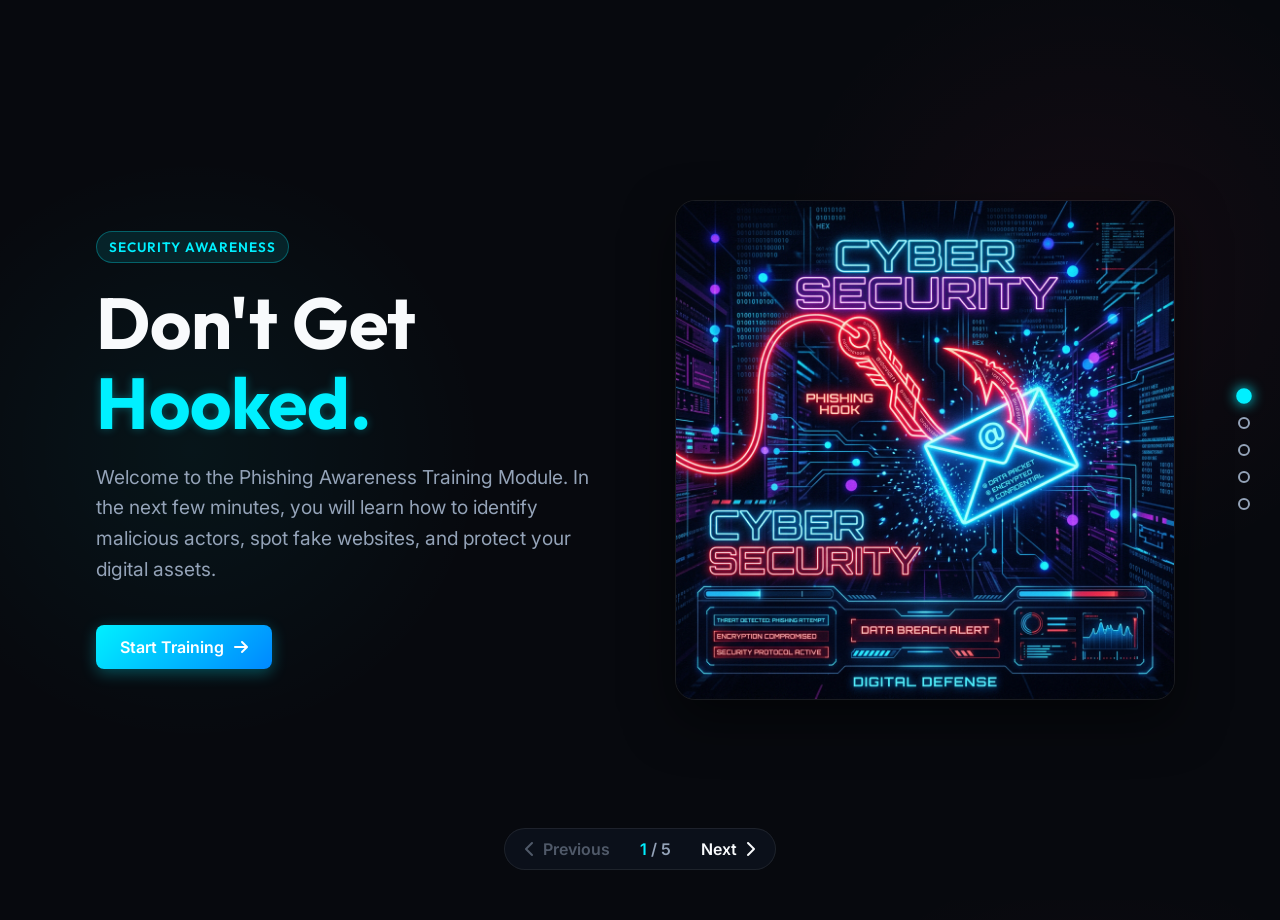
<file: Task 2/index.html>
<!DOCTYPE html>
<html lang="en">
<head>
    <meta charset="UTF-8">
    <meta name="viewport" content="width=device-width, initial-scale=1.0">
    <title>Phishing Awareness Training</title>
    <link rel="stylesheet" href="styles.css">
    <link rel="preconnect" href="https://fonts.googleapis.com">
    <link rel="preconnect" href="https://fonts.gstatic.com" crossorigin>
    <link href="https://fonts.googleapis.com/css2?family=Inter:wght@300;400;500;600&family=Outfit:wght@400;600;700&display=swap" rel="stylesheet">
    <link rel="stylesheet" href="https://cdnjs.cloudflare.com/ajax/libs/font-awesome/6.4.0/css/all.min.css">
</head>
<body>
    
    <div class="app-container">
        <!-- Floating Navigation -->
        <nav class="slide-nav">
            <button class="nav-dot active" data-index="0" title="Introduction"></button>
            <button class="nav-dot" data-index="1" title="Anatomy of Phishing"></button>
            <button class="nav-dot" data-index="2" title="Social Engineering"></button>
            <button class="nav-dot" data-index="3" title="Best Practices"></button>
            <button class="nav-dot" data-index="4" title="Interactive Quiz"></button>
        </nav>

        <!-- Main Slides Container -->
        <main class="slides-container">
            
            <!-- Slide 0: Introduction -->
            <section class="slide active" id="slide-0">
                <div class="content-wrapper hero-slide">
                    <div class="hero-text">
                        <div class="badge">Security Awareness</div>
                        <h1>Don't Get <span class="highlight-cyan">Hooked.</span></h1>
                        <p>Welcome to the Phishing Awareness Training Module. In the next few minutes, you will learn how to identify malicious actors, spot fake websites, and protect your digital assets.</p>
                        <button class="btn-primary" onclick="nextSlide()">Start Training <i class="fa-solid fa-arrow-right"></i></button>
                    </div>
                    <div class="hero-image-wrapper">
                        <img src="assets/hero.png" alt="Cyber Phishing Hook" class="floating-img" />
                    </div>
                </div>
            </section>

            <!-- Slide 1: Anatomy of Phishing -->
            <section class="slide" id="slide-1">
                <div class="content-wrapper anatomy-slide">
                    <div class="text-col">
                        <h2>Anatomy of a <span class="highlight-red">Fake Email</span></h2>
                        <p>Hover over the highlighted areas in the email to reveal common red flags that attackers use to trick you.</p>
                        
                        <div class="info-card" id="anatomy-info">
                            <i class="fa-solid fa-circle-info"></i>
                            <p>Interact with the email on the right to learn more.</p>
                        </div>
                    </div>
                    <div class="visual-col">
                        <div class="fake-email">
                            <div class="email-header">
                                <div class="sender">
                                    <span class="label">From:</span> 
                                    <span>IT Support <span class="spoof hoverable" data-info="Check the sender address carefully! Notice how 'support@paepal.com' uses a typo to look like the real PayPal.">support@paepal.com</span></span>
                                </div>
                                <div class="subject">
                                    <span class="label">Subject:</span> 
                                    <span class="urgent hoverable" data-info="Attackers often create a false sense of urgency so you act quickly without thinking.">URGENT: Your account will be suspended!</span>
                                </div>
                            </div>
                            <div class="email-body">
                                <p>Dear <span class="hoverable generic" data-info="Legitimate organizations usually greet you by name. Phishers often use generic greetings like 'Dear Customer'.">Customer</span>,</p>
                                <p>We have detected unusual activity on your account. Please log in immediately to verify your identity, otherwise your account will be permanently locked.</p>
                                <a href="#" class="btn-fake hoverable" data-info="Always hover over buttons or links without clicking! The destination URL might be malicious.">Verify Account Now</a>
                            </div>
                        </div>
                    </div>
                </div>
            </section>

            <!-- Slide 2: Social Engineering -->
            <section class="slide" id="slide-2">
                <div class="content-wrapper centered-slide">
                    <div class="header-center">
                        <h2>Social Engineering <span class="highlight-cyan">Tactics</span></h2>
                        <p>Attackers manipulate human psychology. Recognize these common approaches.</p>
                    </div>
                    
                    <div class="cards-grid">
                        <div class="glass-card">
                            <div class="icon-wrapper"><i class="fa-solid fa-clock"></i></div>
                            <h3>False Urgency</h3>
                            <p>Demanding immediate action to prevent something bad (e.g., account closure) or to gain something good.</p>
                        </div>
                        <div class="glass-card">
                            <div class="icon-wrapper"><i class="fa-solid fa-user-tie"></i></div>
                            <h3>Authority Spoofing</h3>
                            <p>Pretending to be a CEO, IT admin, or government official to command compliance without questions.</p>
                        </div>
                        <div class="glass-card">
                            <div class="icon-wrapper"><i class="fa-solid fa-gift"></i></div>
                            <h3>Baiting</h3>
                            <p>Offering something enticing, such as a free gift card or exclusive access, in exchange for your credentials.</p>
                        </div>
                        <div class="glass-card">
                            <div class="icon-wrapper"><i class="fa-solid fa-building-shield"></i></div>
                            <h3>Spear Phishing</h3>
                            <p>Highly targeted attacks using personal details gathered from social media to make the scam believable.</p>
                        </div>
                    </div>
                </div>
            </section>

            <!-- Slide 3: Best Practices -->
            <section class="slide" id="slide-3">
                <div class="content-wrapper list-slide">
                    <div class="text-col">
                        <h2>How to stay <span class="highlight-cyan">Secure</span></h2>
                        <ul class="best-practices-list">
                            <li>
                                <div class="icon-check"><i class="fa-solid fa-check"></i></div>
                                <div>
                                    <strong>Verify the Source</strong>
                                    <p>Contact the person or organization through a known, trusted channel (like a real phone number) if unsure.</p>
                                </div>
                            </li>
                            <li>
                                <div class="icon-check"><i class="fa-solid fa-check"></i></div>
                                <div>
                                    <strong>Hover before you Click</strong>
                                    <p>Always hover over links to see the actual URL destination at the bottom left of your browser.</p>
                                </div>
                            </li>
                            <li>
                                <div class="icon-check"><i class="fa-solid fa-check"></i></div>
                                <div>
                                    <strong>Enable MFA</strong>
                                    <p>Use Multi-Factor Authentication. Even if they get your password, they still need your second factor.</p>
                                </div>
                            </li>
                            <li>
                                <div class="icon-check"><i class="fa-solid fa-check"></i></div>
                                <div>
                                    <strong>Use a Password Manager</strong>
                                    <p>A password manager typically won't auto-fill your credentials on a fake URL, acting as a great defense.</p>
                                </div>
                            </li>
                        </ul>
                    </div>
                </div>
            </section>

            <!-- Slide 4: Quiz -->
            <section class="slide" id="slide-4">
                <div class="content-wrapper quiz-slide">
                    <div id="quiz-intro" class="quiz-container">
                        <h2>Ready to test your <span class="highlight-cyan">knowledge?</span></h2>
                        <p>Complete this short interactive quiz to finish the module.</p>
                        <button class="btn-primary" onclick="startQuiz()">Begin Quiz</button>
                    </div>

                    <div id="quiz-question" class="quiz-container hidden">
                        <div class="progress-bar">
                            <div class="fill" id="quiz-progress"></div>
                        </div>
                        <h3 id="question-text">Question formatting...</h3>
                        <div class="options-container" id="options-container">
                            <!-- Options will be injected here -->
                        </div>
                        <div id="feedback-message" class="hidden"></div>
                    </div>

                    <div id="quiz-results" class="quiz-container hidden">
                        <h2>Training <span class="highlight-cyan">Completed!</span></h2>
                        <div class="score-display">
                            <span id="score-text">0</span> / <span id="total-text">0</span>
                        </div>
                        <p id="result-message">Great job! You have completed the module.</p>
                        <button class="btn-secondary" onclick="resetQuiz()"><i class="fa-solid fa-rotate-right"></i> Try Again</button>
                    </div>
                </div>
            </section>

        </main>

        <!-- Controls -->
        <div class="bottom-controls">
            <button class="icon-btn" id="btn-prev" onclick="prevSlide()" disabled><i class="fa-solid fa-chevron-left"></i> Previous</button>
            <div class="slide-indicator"><span id="current-slide-num">1</span> / 5</div>
            <button class="icon-btn" id="btn-next" onclick="nextSlide()">Next <i class="fa-solid fa-chevron-right"></i></button>
        </div>
    </div>

    <script src="script.js"></script>
</body>
</html>
</file>
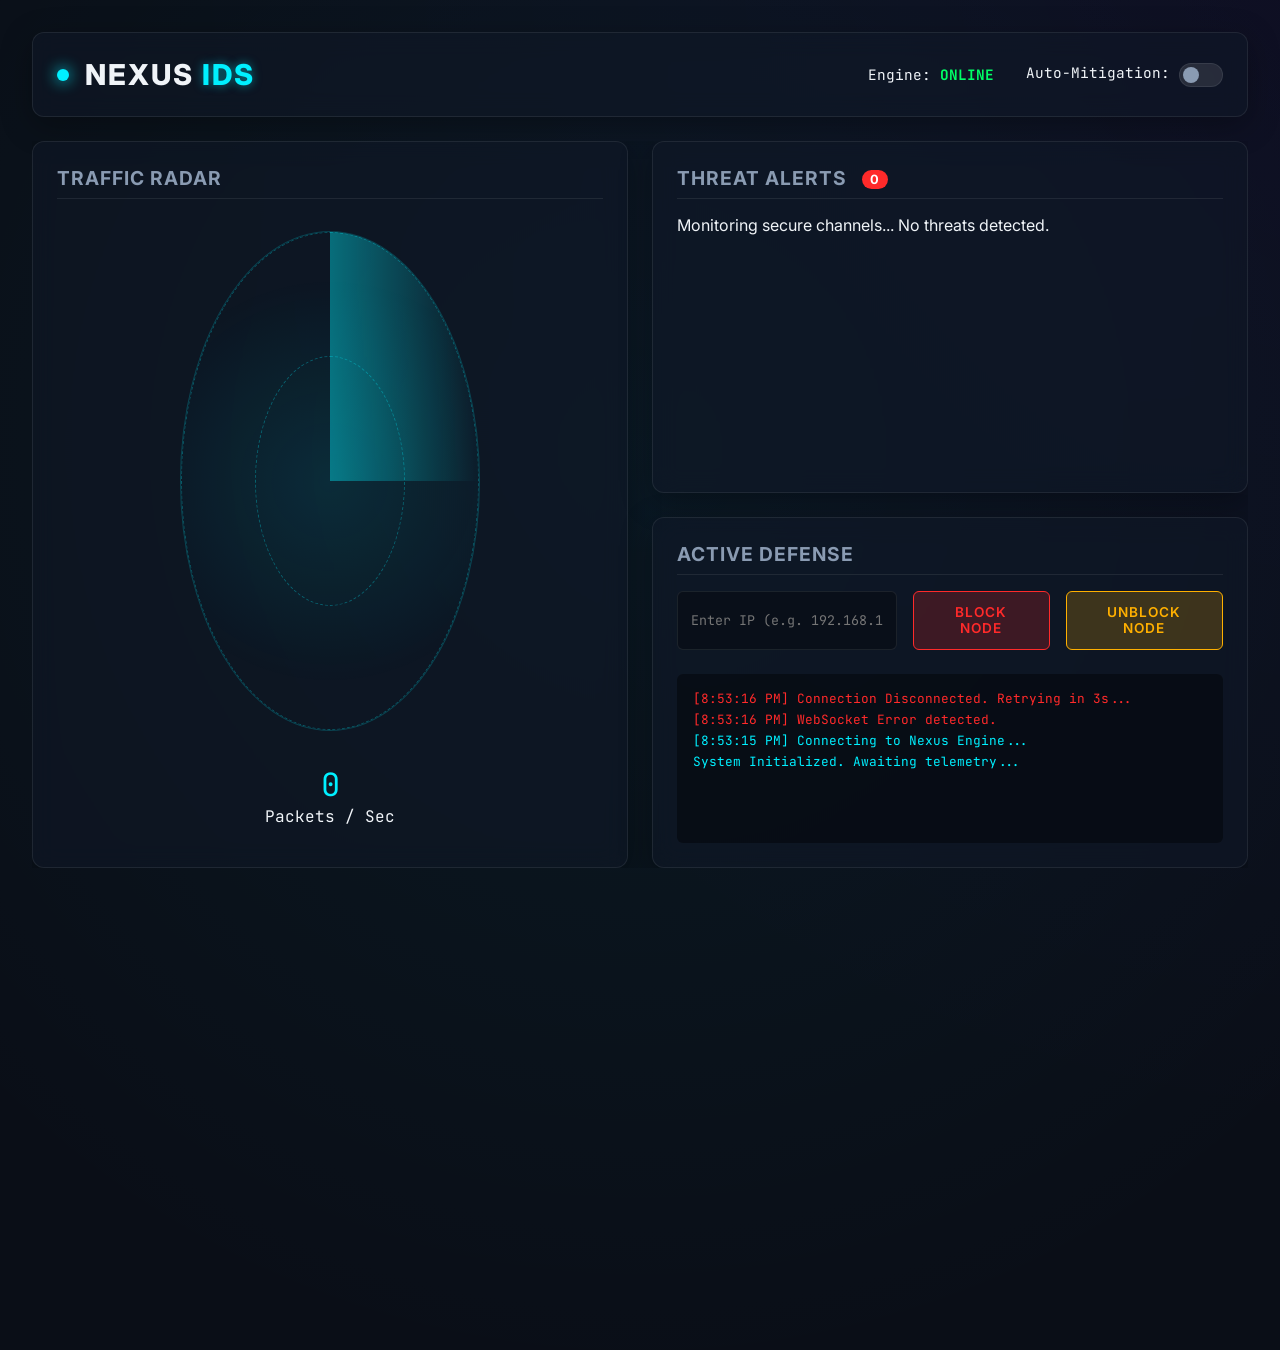
<file: Task 3/frontend/index.html>
<!DOCTYPE html>
<html lang="en">
<head>
    <meta charset="UTF-8">
    <meta name="viewport" content="width=device-width, initial-scale=1.0">
    <title>Nexus Command Center - IDS Module</title>
    <link rel="stylesheet" href="styles.css">
    <link href="https://fonts.googleapis.com/css2?family=Inter:wght@300;400;600;800&family=JetBrains+Mono:wght@400;700&display=swap" rel="stylesheet">
</head>
<body>
    <div id="ambient-bg"></div>
    <div class="container">
        
        <!-- Header -->
        <header class="glass-panel">
            <div class="logo">
                <span class="pulse-dot"></span>
                <h1>NEXUS <span class="highlight">IDS</span></h1>
            </div>
            <div class="system-status">
                <div class="status-item">
                    <span class="label">Engine:</span>
                    <span class="value success">ONLINE</span>
                </div>
                <div class="status-item toggle-container">
                    <span class="label">Auto-Mitigation:</span>
                    <label class="switch">
                        <input type="checkbox" id="autoMitigateToggle">
                        <span class="slider"></span>
                    </label>
                </div>
            </div>
        </header>

        <!-- Main Dashboard -->
        <main class="dashboard">
            
            <!-- Target Radar / Visualization -->
            <section class="glass-panel radar-section">
                <h2>Traffic Radar</h2>
                <div class="radar-container" id="radarContainer">
                    <div class="radar-sweep"></div>
                    <div class="radar-grid"></div>
                    <!-- Nodes will be injected here via JS -->
                </div>
                <div class="metrics">
                    <div class="metric">
                        <span class="metric-val" id="ppsVal">0</span>
                        <span class="metric-lbl">Packets / Sec</span>
                    </div>
                </div>
            </section>

            <!-- Alerts Feed -->
            <section class="glass-panel alerts-section">
                <h2>Threat Alerts <span class="badge" id="alertCount">0</span></h2>
                <div class="alerts-feed" id="alertsFeed">
                    <!-- Alerts injected here -->
                    <div class="alert-placeholder">Monitoring secure channels... No threats detected.</div>
                </div>
            </section>

            <!-- Active Defense / Mitigation Controls -->
            <section class="glass-panel defense-section">
                <h2>Active Defense</h2>
                <div class="manual-block">
                    <input type="text" id="ipInput" placeholder="Enter IP (e.g. 192.168.1.5)">
                    <button id="blockBtn" class="btn danger">Block Node</button>
                    <button id="unblockBtn" class="btn warning">Unblock Node</button>
                </div>
                <div class="system-logs" id="systemLogs">
                    <div class="log-entry sys">System Initialized. Awaiting telemetry...</div>
                </div>
            </section>

        </main>
    </div>
    <script src="app.js"></script>
</body>
</html>
</file>
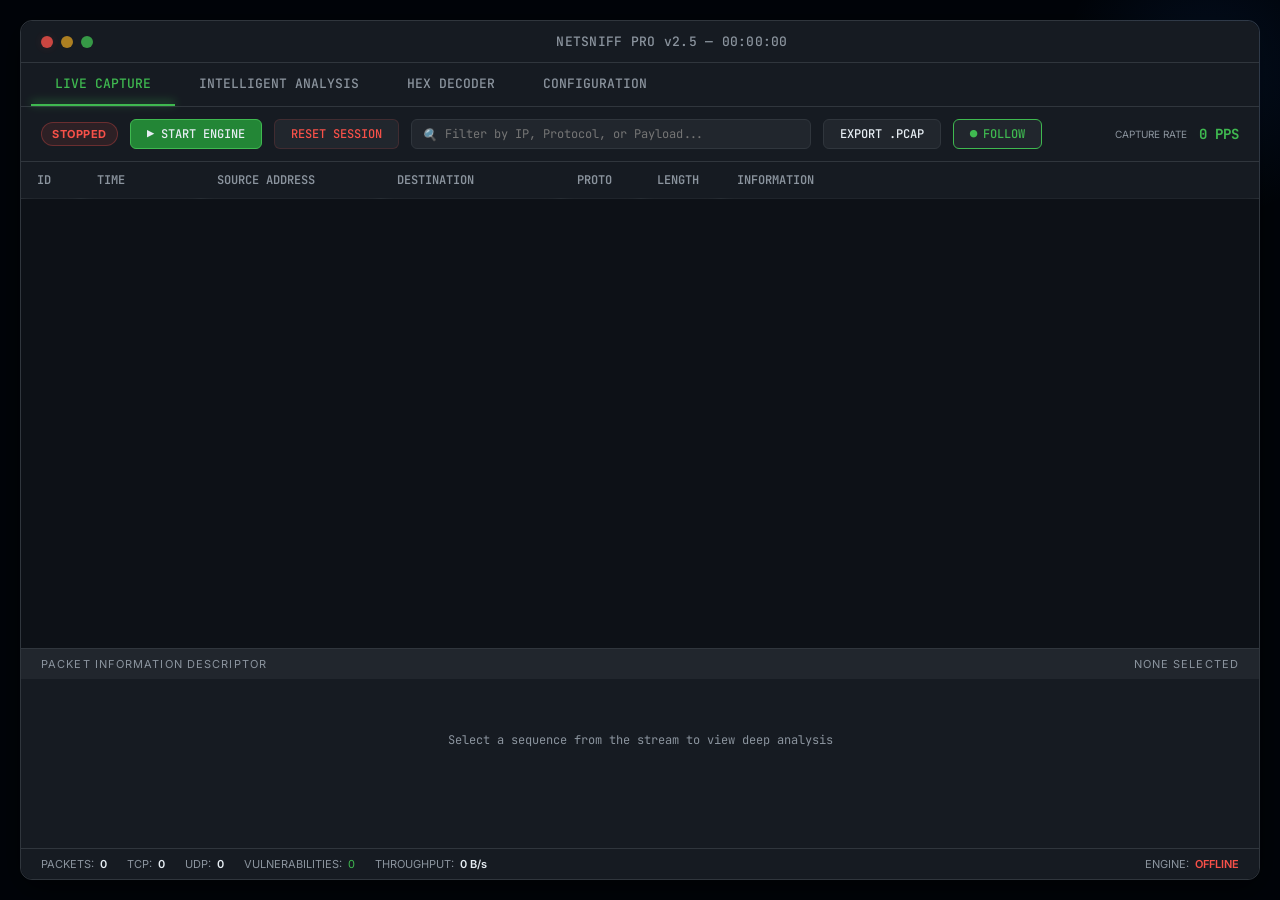
<file: Task 1/netsniff_pro_cli.html>
<!DOCTYPE html>
<html lang="en">
<head>
  <meta charset="UTF-8">
  <meta name="viewport" content="width=device-width, initial-scale=1.0">
  <title>NetSniff Pro v2.5 — Advanced Network Analyzer</title>
  <style>
    @import url('https://fonts.googleapis.com/css2?family=JetBrains+Mono:wght@300;400;500;700&family=Inter:wght@400;500;600&display=swap');

    :root {
      --bg: #0d1117;
      --bg2: #161b22;
      --bg3: #21262d;
      --border: #30363d;
      --green: #3fb950;
      --green-glow: rgba(63, 185, 80, 0.15);
      --green2: #238636;
      --cyan: #58d1eb;
      --amber: #d29922;
      --red: #f85149;
      --red-glow: rgba(248, 81, 73, 0.15);
      --muted: #8b949e;
      --white: #e6edf3;
      --blue: #58a6ff;
      --purple: #d2a8ff;
      --pink: #f78166;
      --shadow: 0 8px 32px rgba(0,0,0,0.6);
      --accent: #1f6feb;
    }

    * { box-sizing: border-box; margin: 0; padding: 0; }
    
    body {
      background: #010409;
      font-family: 'Inter', sans-serif;
      color: var(--white);
      height: 100vh;
      display: flex;
      align-items: center;
      justify-content: center;
      padding: 20px;
      overflow: hidden;
    }

    .app-container {
      width: 100%;
      height: 100%;
      max-width: 1400px;
      max-height: 900px;
      background: var(--bg);
      border: 1px solid var(--border);
      border-radius: 12px;
      display: flex;
      flex-direction: column;
      box-shadow: var(--shadow);
      position: relative;
      animation: fadeIn 0.4s ease-out;
    }

    @keyframes fadeIn {
      from { opacity: 0; transform: translateY(10px); }
      to { opacity: 1; transform: translateY(0); }
    }

    /* GLASSMORPHISM BACKGROUND */
    .app-container::before {
      content: '';
      position: absolute;
      top: -100px;
      right: -100px;
      width: 300px;
      height: 300px;
      background: radial-gradient(circle, rgba(31, 111, 235, 0.1) 0%, transparent 70%);
      pointer-events: none;
      z-index: 0;
    }

    /* TITLEBAR */
    .titlebar {
      background: var(--bg2);
      border-bottom: 1px solid var(--border);
      padding: 12px 20px;
      display: flex;
      align-items: center;
      gap: 12px;
      border-radius: 12px 12px 0 0;
      z-index: 1;
    }

    .dots { display: flex; gap: 8px; }
    .dot { width: 12px; height: 12px; border-radius: 50%; opacity: 0.8; }
    .d-red { background: var(--red); box-shadow: 0 0 10px var(--red-glow); }
    .d-yellow { background: var(--amber); }
    .d-green { background: var(--green); }
    
    .titlebar-text {
      flex: 1;
      text-align: center;
      color: var(--muted);
      font-size: 13px;
      font-family: 'JetBrains Mono', monospace;
      letter-spacing: 0.02em;
      font-weight: 500;
    }

    /* TABS */
    .tabs {
      display: flex;
      background: var(--bg2);
      border-bottom: 1px solid var(--border);
      padding: 0 10px;
      z-index: 1;
    }

    .tab {
      padding: 12px 24px;
      font-size: 13px;
      font-weight: 500;
      cursor: pointer;
      color: var(--muted);
      border-bottom: 2px solid transparent;
      transition: all 0.2s cubic-bezier(0.4, 0, 0.2, 1);
      font-family: 'JetBrains Mono', monospace;
      position: relative;
    }

    .tab:hover { color: var(--white); background: rgba(255,255,255,0.03); }
    .tab.active { color: var(--green); border-bottom-color: var(--green); }
    .tab.active::after {
      content: '';
      position: absolute;
      bottom: -1px;
      left: 0;
      width: 100%;
      height: 4px;
      background: var(--green);
      filter: blur(4px);
      opacity: 0.4;
    }

    /* CONTENT LAYOUT */
    .viewport {
      flex: 1;
      overflow: hidden;
      position: relative;
      display: flex;
      flex-direction: column;
    }

    .content {
      display: none;
      flex-direction: column;
      height: 100%;
      animation: tabSlide 0.3s ease-out;
    }

    .content.active { display: flex; }

    @keyframes tabSlide {
      from { opacity: 0; transform: translateX(5px); }
      to { opacity: 1; transform: translateX(0); }
    }

    /* TOOLBAR */
    .toolbar {
      display: flex;
      align-items: center;
      gap: 12px;
      padding: 12px 20px;
      background: var(--bg2);
      border-bottom: 1px solid var(--border);
      flex-wrap: wrap;
    }

    .btn {
      padding: 6px 16px;
      border: 1px solid var(--border);
      background: var(--bg3);
      color: var(--white);
      font-family: 'JetBrains Mono', monospace;
      font-size: 12px;
      font-weight: 500;
      cursor: pointer;
      border-radius: 6px;
      display: flex;
      align-items: center;
      gap: 6px;
      transition: all 0.2s;
    }

    .btn:hover { border-color: var(--muted); background: #30363d; }
    .btn:active { transform: scale(0.98); }
    .btn.primary { background: var(--green2); border-color: var(--green); }
    .btn.primary:hover { background: #2ea043; }
    .btn.danger { color: var(--red); border-color: var(--red-glow); }
    .btn.danger:hover { background: var(--red-glow); border-color: var(--red); }
    
    .filter-group {
      display: flex;
      align-items: center;
      background: var(--bg3);
      border: 1px solid var(--border);
      border-radius: 6px;
      padding: 0 10px;
      flex: 1;
      min-width: 200px;
      max-width: 400px;
    }

    .filter-group i { color: var(--muted); font-size: 12px; }
    
    .filter-input {
      background: transparent;
      border: none;
      color: var(--white);
      font-family: 'JetBrains Mono', monospace;
      font-size: 12px;
      padding: 6px 8px;
      width: 100%;
      outline: none;
    }

    .badge-status {
      padding: 4px 10px;
      border-radius: 20px;
      font-size: 11px;
      font-weight: 700;
      letter-spacing: 0.05em;
      text-transform: uppercase;
    }

    .status-live { background: rgba(63, 185, 80, 0.1); color: var(--green); border: 1px solid rgba(63, 185, 80, 0.3); animation: pulse 2s infinite; }
    .status-stopped { background: rgba(248, 81, 73, 0.1); color: var(--red); border: 1px solid rgba(248, 81, 73, 0.3); }

    @keyframes pulse {
      0% { box-shadow: 0 0 0 0 rgba(63, 185, 80, 0.4); }
      70% { box-shadow: 0 0 0 6px rgba(63, 185, 80, 0); }
      100% { box-shadow: 0 0 0 0 rgba(63, 185, 80, 0); }
    }

    /* PACKET TABLE */
    .table-container {
      flex: 1;
      overflow-y: auto;
      background: var(--bg);
      min-height: 200px;
    }

    .pkt-table {
      width: 100%;
      border-collapse: collapse;
      font-family: 'JetBrains Mono', monospace;
      font-size: 12px;
    }

    .pkt-table th {
      background: var(--bg2);
      color: var(--muted);
      padding: 10px 16px;
      text-align: left;
      font-weight: 600;
      border-bottom: 1px solid var(--border);
      position: sticky;
      top: 0;
      z-index: 10;
      backdrop-filter: blur(8px);
    }

    .pkt-table td {
      padding: 8px 16px;
      border-bottom: 1px solid rgba(48, 54, 61, 0.3);
      cursor: pointer;
      white-space: nowrap;
      transition: background 0.1s;
    }

    .pkt-table tr:hover td { background: rgba(48, 54, 61, 0.4); }
    .pkt-table tr.selected td { background: rgba(31, 111, 235, 0.15); color: var(--blue); }
    .pkt-table tr.selected td:first-child { border-left: 3px solid var(--blue); }

    .proto-badge {
      display: inline-block;
      padding: 2px 8px;
      border-radius: 4px;
      font-size: 10px;
      font-weight: 700;
      text-transform: uppercase;
    }

    .p-tcp { background: rgba(88, 166, 255, 0.1); color: var(--blue); border: 1px solid rgba(88, 166, 255, 0.3); }
    .p-udp { background: rgba(210, 168, 255, 0.1); color: var(--purple); border: 1px solid rgba(210, 168, 255, 0.3); }
    .p-dns { background: rgba(63, 185, 80, 0.1); color: var(--green); border: 1px solid rgba(63, 185, 80, 0.3); }
    .p-tls { background: rgba(88, 209, 235, 0.1); color: var(--cyan); border: 1px solid rgba(88, 209, 235, 0.3); }
    .p-http { background: rgba(247, 129, 102, 0.1); color: var(--pink); border: 1px solid rgba(247, 129, 102, 0.3); }
    .p-icmp { background: rgba(227, 179, 65, 0.1); color: var(--amber); border: 1px solid rgba(227, 179, 65, 0.3); }
    .p-arp { background: rgba(210, 160, 255, 0.1); color: var(--purple); border: 1px solid rgba(210, 160, 255, 0.3); }

    /* DETAIL DRAWER */
    .detail-drawer {
      height: 200px;
      background: var(--bg2);
      border-top: 1px solid var(--border);
      display: flex;
      flex-direction: column;
      flex-shrink: 0;
    }

    .detail-header {
      padding: 8px 20px;
      background: var(--bg3);
      font-size: 11px;
      color: var(--muted);
      display: flex;
      justify-content: space-between;
      align-items: center;
      text-transform: uppercase;
      letter-spacing: 0.1em;
    }

    .detail-content {
      padding: 12px 20px;
      overflow-y: auto;
      font-family: 'JetBrains Mono', monospace;
      font-size: 12px;
      line-height: 1.6;
    }

    .tree-item { margin-bottom: 4px; }
    .tree-toggle { color: var(--muted); cursor: pointer; margin-right: 8px; font-size: 10px; }
    .tree-label { color: var(--cyan); cursor: pointer; }
    .tree-label:hover { text-decoration: underline; }
    .tree-children { margin-left: 20px; border-left: 1px solid var(--border); padding-left: 12px; margin-top: 4px; }
    .tree-prop { color: var(--amber); margin-right: 8px; }
    .tree-val { color: var(--white); }

    /* STATUS BAR */
    .statusbar {
      background: var(--bg2);
      border-top: 1px solid var(--border);
      padding: 8px 20px;
      display: flex;
      gap: 20px;
      font-size: 11px;
      color: var(--muted);
      border-radius: 0 0 12px 12px;
      overflow-x: auto;
    }

    .stat-pill { display: flex; align-items: center; gap: 6px; white-space: nowrap; }
    .stat-pill span { color: var(--white); font-weight: 600; }
    .stat-pill b { color: var(--green); font-weight: normal; }

    /* ANALYSIS GRID */
    .analysis-container {
      display: grid;
      grid-template-columns: repeat(auto-fit, minmax(400px, 1fr));
      gap: 24px;
      padding: 24px;
      overflow-y: auto;
      flex: 1;
    }

    .analysis-card {
      background: var(--bg2);
      border: 1px solid var(--border);
      border-radius: 8px;
      padding: 16px;
      display: flex;
      flex-direction: column;
      gap: 16px;
    }

    .card-title {
      font-size: 12px;
      color: var(--muted);
      text-transform: uppercase;
      letter-spacing: 0.1em;
      border-bottom: 1px solid var(--border);
      padding-bottom: 10px;
      margin-bottom: 4px;
      display: flex;
      justify-content: space-between;
    }

    .chart-bar-row {
      display: flex;
      flex-direction: column;
      gap: 4px;
    }

    .chart-label {
      display: flex;
      justify-content: space-between;
      font-size: 11px;
      font-family: 'JetBrains Mono', monospace;
    }

    .chart-bg {
      height: 8px;
      background: var(--bg3);
      border-radius: 4px;
      overflow: hidden;
    }

    .chart-fill {
      height: 100%;
      border-radius: 4px;
      transition: width 0.8s cubic-bezier(0.4, 0, 0.2, 1);
    }

    .anomaly-card { border-left: 4px solid var(--red); background: rgba(248, 81, 73, 0.05); }
    .anomaly-text { font-size: 12px; line-height: 1.5; color: var(--white); }
    .anomaly-time { font-size: 10px; color: var(--muted); margin-top: 4px; }

    /* HEX DECODER */
    .hex-container {
      padding: 20px;
      display: flex;
      flex-direction: column;
      gap: 20px;
      height: 100%;
    }

    .hex-input-area {
      display: flex;
      gap: 12px;
      flex-direction: column;
    }

    .hex-grid {
      background: var(--bg);
      border: 1px solid var(--border);
      border-radius: 8px;
      padding: 16px;
      font-family: 'JetBrains Mono', monospace;
      font-size: 12px;
      line-height: 1.8;
      overflow-y: auto;
      flex: 1;
    }

    .hex-row { display: flex; gap: 20px; }
    .hex-offset { color: var(--muted); width: 60px; }
    .hex-bytes { color: var(--cyan); flex: 1; word-spacing: 4px; }
    .hex-ascii { color: var(--green); width: 140px; border-left: 1px solid var(--border); padding-left: 16px; }

    /* SCROLLBAR */
    ::-webkit-scrollbar { width: 6px; height: 6px; }
    ::-webkit-scrollbar-track { background: transparent; }
    ::-webkit-scrollbar-thumb { background: var(--border); border-radius: 10px; }
    ::-webkit-scrollbar-thumb:hover { background: var(--muted); }

    /* RESPONSIVE */
    @media (max-width: 768px) {
      .analysis-container { grid-template-columns: 1fr; }
      .app-container { max-height: 100%; margin: 0; border-radius: 0; }
      .detail-drawer { height: 150px; }
      .toolbar { gap: 8px; padding: 10px; }
      .btn { padding: 5px 10px; font-size: 11px; }
    }
  </style>
</head>
<body>

<div class="app-container">
  <div class="titlebar">
    <div class="dots">
      <div class="dot d-red"></div>
      <div class="dot d-yellow"></div>
      <div class="dot d-green"></div>
    </div>
    <div class="titlebar-text">NETSNIFF PRO v2.5 — <span id="runtime-clock">00:00:00</span></div>
  </div>

  <div class="tabs">
    <div class="tab active" onclick="switchTab('live')">LIVE CAPTURE</div>
    <div class="tab" onclick="switchTab('analysis')">INTELLIGENT ANALYSIS</div>
    <div class="tab" onclick="switchTab('hex')">HEX DECODER</div>
    <div class="tab" onclick="switchTab('config')">CONFIGURATION</div>
  </div>

  <div class="viewport">
    <!-- LIVE TAB -->
    <div class="content active" id="tab-live">
      <div class="toolbar">
        <span id="status-badge" class="badge-status status-stopped">STOPPED</span>
        <button class="btn primary" id="capture-toggle" onclick="toggleCapture()">▶ START ENGINE</button>
        <button class="btn danger" onclick="clearSession()">RESET SESSION</button>
        
        <div class="filter-group">
          <i>🔍</i>
          <input class="filter-input" id="main-filter" placeholder="Filter by IP, Protocol, or Payload..." oninput="updateFilter()">
        </div>

        <button class="btn" onclick="exportData('pcap')">EXPORT .PCAP</button>
        <button class="btn" id="follow-toggle" onclick="toggleAutoScroll()" style="border-color: var(--green); color: var(--green);">
          <span id="follow-bullet">●</span> FOLLOW
        </button>
        <div style="margin-left: auto; display: flex; align-items: center; gap: 12px;">
          <small style="color: var(--muted); font-size: 10px;">CAPTURE RATE</small>
          <span id="pps-counter" style="color: var(--green); font-family: 'JetBrains Mono', monospace; font-size: 14px; font-weight: 700;">0 PPS</span>
        </div>
      </div>

      <div class="table-container" id="table-scroll">
        <table class="pkt-table">
          <thead>
            <tr>
              <th width="60">ID</th>
              <th width="120">TIME</th>
              <th width="180">SOURCE ADDRESS</th>
              <th width="180">DESTINATION</th>
              <th width="80">PROTO</th>
              <th width="80">LENGTH</th>
              <th>INFORMATION</th>
            </tr>
          </thead>
          <tbody id="pkt-body">
            <!-- Packets injected here -->
          </tbody>
        </table>
      </div>

      <div class="detail-drawer">
        <div class="detail-header">
          <span>Packet Information Descriptor</span>
          <span id="detail-type-badge">NONE SELECTED</span>
        </div>
        <div class="detail-content" id="detail-pane">
          <div style="color: var(--muted); text-align: center; margin-top: 40px;">Select a sequence from the stream to view deep analysis</div>
        </div>
      </div>
    </div>

    <!-- ANALYSIS TAB -->
    <div class="content" id="tab-analysis">
      <div class="analysis-container">
        <div class="analysis-card">
          <div class="card-title">Protocol Distribution <span>Real-time</span></div>
          <div id="proto-stats-container" style="display:flex; flex-direction:column; gap:12px;"></div>
        </div>

        <div class="analysis-card">
          <div class="card-title">Traffic Intensity <span>Bytes/Sec</span></div>
          <div id="traffic-stats-container" style="display:flex; flex-direction:column; gap:12px;"></div>
        </div>

        <div class="analysis-card">
          <div class="card-title">AI Anomaly Log <span>Security Audit</span></div>
          <div id="anomaly-log" style="display:flex; flex-direction:column; gap:8px; overflow-y:auto; height:180px;"></div>
        </div>

        <div class="analysis-card">
          <div class="card-title">End-Point Matrix <span>Top Talkers</span></div>
          <div id="talker-stats-container" style="display:flex; flex-direction:column; gap:12px;"></div>
        </div>
      </div>
    </div>

    <!-- HEX TAB -->
    <div class="content" id="tab-hex">
      <div class="hex-container" id="hex-container-view">
         <div class="hex-input-area">
            <div style="font-size: 12px; color: var(--muted);">Manual Hex Inspector</div>
            <div style="display: flex; gap: 10px;">
              <div class="filter-group" style="max-width: none;">
                <input class="filter-input" id="hex-input" placeholder="Enter hex trace (e.g. 45 00 00 3c 1c 46 40 00 40 06...)" oninput="manualHexDecode(this.value)">
              </div>
              <button class="btn" onclick="loadLastFromCapture()">LOAD LAST PKT</button>
            </div>
         </div>
         <div class="hex-grid" id="hex-render"></div>
         <div id="hex-decoded-props" style="padding: 12px; background: var(--bg2); border: 1px solid var(--border); border-radius: 8px; font-family: 'JetBrains Mono', monospace; font-size: 12px;">
           <span style="color: var(--muted);">Parse result:</span> Waiting for valid input...
         </div>
      </div>
    </div>

    <!-- CONFIG TAB -->
    <div class="content" id="tab-config">
      <div style="padding: 40px; max-width: 600px; margin: 0 auto; display: flex; flex-direction: column; gap: 30px;">
        <h2 style="font-size: 18px; font-weight: 500; border-bottom: 1px solid var(--border); padding-bottom: 10px;">Hardware Configuration</h2>
        
        <div style="display: flex; flex-direction: column; gap: 8px;">
          <label style="font-size: 12px; color: var(--muted);">INTERFACE ADAPTER</label>
          <select style="background: var(--bg3); border: 1px solid var(--border); color: white; padding: 10px; border-radius: 6px; outline: none; font-family: inherit;" id="cfg-iface">
            <option>Ethernet Controller (Intel I219-V)</option>
            <option>Wireless Adapter (Wi-Fi 6 AX201)</option>
            <option>Virtual Bridge (vmnet8)</option>
            <option>Localhost Loopback</option>
          </select>
        </div>

        <div style="display: flex; flex-direction: column; gap: 8px;">
          <label style="font-size: 12px; color: var(--muted);">ACTIVE BPF FILTER</label>
          <input value="not port 22 and not port 53" style="background: var(--bg3); border: 1px solid var(--border); color: white; padding: 10px; border-radius: 6px; outline: none; font-family: 'JetBrains Mono';" id="cfg-bpf">
        </div>

        <div style="display: flex; flex-direction: column; gap: 20px; margin-top: 10px;">
           <div style="display: flex; justify-content: space-between; align-items: center;">
             <div>
               <div style="font-size: 14px;">Deep Packet Inspection (DPI)</div>
               <div style="font-size: 11px; color: var(--muted);">Heuristic analysis of application layer data</div>
             </div>
             <input type="checkbox" checked style="width: 20px; height: 20px; accent-color: var(--green);">
           </div>

           <div style="display: flex; justify-content: space-between; align-items: center;">
             <div>
               <div style="font-size: 14px;">Geo-Location Tagging</div>
               <div style="font-size: 11px; color: var(--muted);">Map remote IPs to global coordinates</div>
             </div>
             <input type="checkbox" checked style="width: 20px; height: 20px; accent-color: var(--green);">
           </div>

           <div style="display: flex; justify-content: space-between; align-items: center;">
             <div>
               <div style="font-size: 14px;">Auto-Archive Sessions</div>
               <div style="font-size: 11px; color: var(--muted);">Automatically dump captures to SQLite disk</div>
             </div>
             <input type="checkbox" style="width: 20px; height: 20px; accent-color: var(--green);">
           </div>
        </div>

        <button class="btn primary" style="justify-content: center; padding: 12px;" onclick="notify('Configuration Applied Successfully')">COMMIT CHANGES</button>
      </div>
    </div>
  </div>

  <div class="statusbar">
    <div class="stat-pill">PACKETS: <span id="st-total">0</span></div>
    <div class="stat-pill">TCP: <span id="st-tcp">0</span></div>
    <div class="stat-pill">UDP: <span id="st-udp">0</span></div>
    <div class="stat-pill">VULNERABILITIES: <b id="st-vuln">0</b></div>
    <div class="stat-pill">THROUGHPUT: <span id="st-bw">0 B/s</span></div>
    <div class="stat-pill" style="margin-left: auto;">ENGINE: <span id="engine-status" style="color: var(--red)">OFFLINE</span></div>
  </div>
</div>

<script>
  // --- CORE SYSTEM VARIABLES ---
  let packets = [];
  let capturing = false;
  let captureTimer = null;
  let clockTimer = null;
  let startTime = null;
  let counter = 0;
  let filterStr = "";
  let selectedId = -1;
  let ppsHistory = [];
  let autoScroll = true;
  
  const stats = {
    total: 0,
    tcp: 0,
    udp: 0,
    tls: 0,
    http: 0,
    dns: 0,
    arp: 0,
    icmp: 0,
    bytes: 0,
    anomalies: 0
  };

  const IPS = [
    '192.168.1.5', '192.168.1.1', '10.0.0.12', '172.16.0.4', '8.8.8.8',
    '142.250.190.46', '13.249.213.112', '52.12.114.3', '1.1.1.1', '34.201.21.19'
  ];

  const PROTOS = ['TCP', 'UDP', 'DNS', 'TLS', 'HTTP', 'ARP', 'ICMP'];
  const PROTO_COLORS = {
    TCP: 'p-tcp', UDP: 'p-udp', DNS: 'p-dns', TLS: 'p-tls', 
    HTTP: 'p-http', ICMP: 'p-icmp', ARP: 'p-arp'
  };

  // --- ENGINE LOGIC ---

  function toggleCapture() {
    capturing = !capturing;
    const btn = document.getElementById('capture-toggle');
    const badge = document.getElementById('status-badge');
    const engine = document.getElementById('engine-status');

    if (capturing) {
      if (!startTime) startTime = Date.now();
      btn.innerHTML = '⏹ STOP ENGINE';
      btn.className = 'btn danger';
      badge.textContent = 'LIVE';
      badge.className = 'badge-status status-live';
      engine.textContent = 'ONLINE';
      engine.style.color = 'var(--green)';
      
      startSystemClocks();
      
      captureTimer = setInterval(() => {
        const batchSize = Math.floor(Math.random() * 3) + 1;
        for (let i = 0; i < batchSize; i++) {
          const pkt = generatePacket();
          packets.push(pkt);
          if (packets.length > 1000) packets.shift(); // Keep buffer sane
          processPacketStats(pkt);
        }
        renderPackets();
        updatePPS(batchSize);
      }, 350);
    } else {
      clearInterval(captureTimer);
      clearInterval(clockTimer);
      btn.innerHTML = '▶ START ENGINE';
      btn.className = 'btn primary';
      badge.textContent = 'STOPPED';
      badge.className = 'badge-status status-stopped';
      engine.textContent = 'OFFLINE';
      engine.style.color = 'var(--red)';
      document.getElementById('pps-counter').textContent = '0 PPS';
    }
  }

  function startSystemClocks() {
    clockTimer = setInterval(() => {
      const diff = Date.now() - startTime;
      const h = Math.floor(diff / 3600000).toString().padStart(2, '0');
      const m = Math.floor((diff % 3600000) / 60000).toString().padStart(2, '0');
      const s = Math.floor((diff % 60000) / 1000).toString().padStart(2, '0');
      document.getElementById('runtime-clock').textContent = `${h}:${m}:${s}`;
    }, 1000);
  }

  function generatePacket() {
    const proto = PROTOS[Math.floor(Math.random() * PROTOS.length)];
    const src = IPS[Math.floor(Math.random() * IPS.length)];
    let dst = IPS[Math.floor(Math.random() * IPS.length)];
    while (dst === src) dst = IPS[Math.floor(Math.random() * IPS.length)];

    const len = Math.floor(Math.random() * 1400) + 40;
    const time = (Date.now() - startTime) / 1000;
    
    // Mock Information Strings
    const infoMap = {
      TCP: [`SEQ=${Math.floor(Math.random()*100000)} ACK=${Math.floor(Math.random()*100000)} [PSH, ACK] WIN=64240`, `TLS Handshake Client Hello`],
      UDP: [`Source Port: ${Math.floor(Math.random()*50000+1024)} Dest Port: 443`, `Quic stream frame ID: ${Math.floor(Math.random()*100)}`],
      DNS: [`Standard query 0x${Math.random().toString(16).slice(2,6)} A google.com`, `Response 0x${Math.random().toString(16).slice(2,6)} 142.250.190.46`],
      HTTP: [`GET /api/v1/telemetry HTTP/1.1`, `HTTP/1.1 200 OK (application/json)`],
      TLS: [`Encrypted Application Data`, `Change Cipher Spec`],
      ICMP: [`Echo (ping) request id=0x1a2b`, `Echo (ping) reply id=0x1a2b`],
      ARP: [`Who has 192.168.1.1? Tell 192.168.1.5`, `192.168.1.1 is at 00:1c:c0:34:ef:12`]
    };

    return {
      id: ++counter,
      time: time.toFixed(4),
      src,
      dst,
      proto,
      len,
      info: infoMap[proto][Math.floor(Math.random() * infoMap[proto].length)],
      raw: generateHexTrace(len)
    };
  }

  function generateHexTrace(len) {
    const bytes = [];
    for(let i=0; i<Math.min(len, 64); i++) {
      bytes.push(Math.floor(Math.random() * 256).toString(16).padStart(2, '0'));
    }
    return bytes.join(' ');
  }

  function processPacketStats(p) {
    stats.total++;
    stats.bytes += p.len;
    stats[p.proto.toLowerCase()]++;
    
    // Chance for anomaly
    if (Math.random() < 0.03) {
      stats.anomalies++;
      logAnomaly(p);
    }

    updateStatusPills();
  }

  function logAnomaly(p) {
    const log = document.getElementById('anomaly-log');
    const types = ["Potential Port Scan", "Suspicious Data Volume", "Non-Standard Port Usage", "Possible Outbound Leak"];
    const type = types[Math.floor(Math.random() * types.length)];
    
    const div = document.createElement('div');
    div.className = 'anomaly-card';
    div.innerHTML = `
      <div class="anomaly-text"><strong>${type}</strong> from ${p.src}</div>
      <div class="anomaly-time">${new Date().toLocaleTimeString()} • Packet #${p.id}</div>
    `;
    log.prepend(div);
    if (log.children.length > 20) log.lastChild.remove();
  }

  function updateStatusPills() {
    document.getElementById('st-total').textContent = stats.total.toLocaleString();
    document.getElementById('st-tcp').textContent = stats.tcp;
    document.getElementById('st-udp').textContent = stats.udp;
    document.getElementById('st-vuln').textContent = stats.anomalies;
    document.getElementById('st-bw').textContent = formatBytes(stats.bytes / ((Date.now() - startTime)/1000 + 1)) + "/s";
  }

  function updatePPS(n) {
    ppsHistory.push(n);
    if (ppsHistory.length > 5) ppsHistory.shift();
    const avg = Math.round(ppsHistory.reduce((a,b)=>a+b,0) / ppsHistory.length * 3);
    document.getElementById('pps-counter').textContent = `${avg} PPS`;
  }

  function formatBytes(b) {
    if (b < 1024) return b.toFixed(0) + " B";
    if (b < 1048576) return (b/1024).toFixed(1) + " KB";
    return (b/1048576).toFixed(1) + " MB";
  }

  function toggleAutoScroll(state) {
    autoScroll = (state !== undefined) ? state : !autoScroll;
    const btn = document.getElementById('follow-toggle');
    const bullet = document.getElementById('follow-bullet');
    if (autoScroll) {
      btn.style.borderColor = "var(--green)";
      btn.style.color = "var(--green)";
      bullet.style.display = "inline";
      // Immediately scroll to bottom when resumed
      const container = document.getElementById('table-scroll');
      container.scrollTop = container.scrollHeight;
    } else {
      btn.style.borderColor = "var(--border)";
      btn.style.color = "var(--muted)";
      bullet.style.display = "none";
    }
  }

  // Detect manual scroll to pause auto-scroll
  document.getElementById('table-scroll').addEventListener('scroll', (e) => {
    if (!autoScroll) return; 
    const el = e.target;
    // If user scrolls up more than 50px from bottom, pause follow
    if (el.scrollHeight - el.scrollTop > el.clientHeight + 50) {
      toggleAutoScroll(false);
    }
  });

  // --- UI RENDERING ---

  function renderPackets() {
    const tbody = document.getElementById('pkt-body');
    const f = filterStr.toLowerCase();
    
    const filtered = packets.filter(p => {
       if(!f) return true;
       return p.src.includes(f) || p.dst.includes(f) || p.proto.toLowerCase().includes(f) || p.info.toLowerCase().includes(f);
    }); // Show all matching packets in buffer

    // Only partial re-render if count matches to avoid flicker? 
    // For simplicity here we replace innerHTML
    const html = filtered.map(p => `
      <tr class="${p.id === selectedId ? 'selected' : ''}" onclick="selectPacket(${p.id})">
        <td>${p.id}</td>
        <td style="color: var(--muted)">${p.time}</td>
        <td>${p.src}</td>
        <td>${p.dst}</td>
        <td><span class="proto-badge ${PROTO_COLORS[p.proto]}">${p.proto}</span></td>
        <td style="color: var(--muted)">${p.len}</td>
        <td style="color: var(--muted); font-size: 11px;">${p.info}</td>
      </tr>
    `).join('');
    
    tbody.innerHTML = html;
    
    // Auto-scroll logic
    if (autoScroll) {
      const container = document.getElementById('table-scroll');
      container.scrollTop = container.scrollHeight;
    }
  }

  function selectPacket(id) {
    selectedId = id;
    const p = packets.find(x => x.id === id);
    if (!p) return;

    // Pause auto-scroll when inspecting a packet
    toggleAutoScroll(false);

    renderPackets(); // Update selection styling

    document.getElementById('detail-type-badge').textContent = p.proto + " DESCRIPTOR";
    const pane = document.getElementById('detail-pane');
    
    pane.innerHTML = `
      <div class="tree-item">
        <span class="tree-toggle">▼</span><span class="tree-label">Frame ${p.id}: ${p.len} bytes on wire</span>
        <div class="tree-children">
           <div><span class="tree-prop">Arrival Time:</span> <span class="tree-val">${p.time}s</span></div>
           <div><span class="tree-prop">Frame Number:</span> <span class="tree-val">${p.id}</span></div>
           <div><span class="tree-prop">Capture Length:</span> <span class="tree-val">${p.len} bytes</span></div>
        </div>
      </div>
      <div class="tree-item">
        <span class="tree-toggle">▼</span><span class="tree-label">Ethernet II, Src: 00:a1:b2:c3:d4:e5, Dst: ff:ff:ff:ff:ff:ff</span>
      </div>
      <div class="tree-item">
        <span class="tree-toggle">▼</span><span class="tree-label">Internet Protocol Version 4, Src: ${p.src}, Dst: ${p.dst}</span>
        <div class="tree-children">
           <div><span class="tree-prop">Header Length:</span> <span class="tree-val">20 bytes</span></div>
           <div><span class="tree-prop">Differentiated Services Field:</span> <span class="tree-val">0x00</span></div>
           <div><span class="tree-prop">Total Length:</span> <span class="tree-val">${p.len}</span></div>
           <div><span class="tree-prop">Identification:</span> <span class="tree-val">0x${(p.id * 123).toString(16)}</span></div>
           <div><span class="tree-prop">Time to Live:</span> <span class="tree-val">64</span></div>
           <div><span class="tree-prop">Protocol:</span> <span class="tree-val">${p.proto}</span></div>
        </div>
      </div>
    `;
  }

  function switchTab(id) {
    document.querySelectorAll('.tab').forEach(t => t.classList.remove('active'));
    document.querySelectorAll('.content').forEach(c => c.classList.remove('active'));
    
    document.querySelector(`.tab[onclick*="${id}"]`).classList.add('active');
    document.getElementById(`tab-${id}`).classList.add('active');

    if (id === 'analysis') renderAnalysis();
    if (id === 'hex') manualHexDecode(document.getElementById('hex-input').value);
  }

  function renderAnalysis() {
    const protoContainer = document.getElementById('proto-stats-container');
    const protos = ['TCP', 'UDP', 'DNS', 'TLS', 'HTTP', 'ICMP'];
    const maxVal = Math.max(...protos.map(pr => stats[pr.toLowerCase()]), 1);

    protoContainer.innerHTML = protos.map(pr => {
      const val = stats[pr.toLowerCase()];
      const pc = (val / maxVal * 100).toFixed(0);
      return `
        <div class="chart-bar-row">
          <div class="chart-label"><span>${pr}</span><span>${val}</span></div>
          <div class="chart-bg"><div class="chart-fill" style="width: ${pc}%; background: var(--blue)"></div></div>
        </div>
      `;
    }).join('');

    // Top Talkers
    const talkerContainer = document.getElementById('talker-stats-container');
    const talkers = {};
    packets.forEach(p => talkers[p.src] = (talkers[p.src] || 0) + p.len);
    const top = Object.entries(talkers).sort((a,b) => b[1] - a[1]).slice(0, 5);
    const maxT = top[0] ? top[0][1] : 1;

    talkerContainer.innerHTML = top.map(([ip, bytes]) => {
      const pc = (bytes / maxT * 100).toFixed(0);
      return `
        <div class="chart-bar-row">
          <div class="chart-label"><span>${ip}</span><span>${formatBytes(bytes)}</span></div>
          <div class="chart-bg"><div class="chart-fill" style="width: ${pc}%; background: var(--green)"></div></div>
        </div>
      `;
    }).join('');
  }

  function manualHexDecode(val) {
    const grid = document.getElementById('hex-render');
    const props = document.getElementById('hex-decoded-props');
    
    const bytes = val.trim().split(/[\s,]+/).filter(b => b.length === 2);
    if (bytes.length < 1) {
      grid.innerHTML = '<div style="color: var(--muted); text-align: center; margin-top: 40px;">No hex data provided</div>';
      return;
    }

    let html = "";
    for(let i=0; i<bytes.length; i+=16) {
      const chunk = bytes.slice(i, i+16);
      const offset = i.toString(16).padStart(4, '0');
      const hex = chunk.join(' ');
      const ascii = chunk.map(b => {
        const char = parseInt(b, 16);
        return (char >= 32 && char <= 126) ? String.fromCharCode(char) : '.';
      }).join('');
      
      html += `<div class="hex-row">
        <span class="hex-offset">${offset}</span>
        <span class="hex-bytes">${hex}</span>
        <span class="hex-ascii">${ascii}</span>
      </div>`;
    }
    grid.innerHTML = html;

    if (bytes.length >= 20) {
      const version = parseInt(bytes[0], 16) >> 4;
      const proto = parseInt(bytes[9], 16);
      const src = bytes.slice(12, 16).map(b => parseInt(b, 16)).join('.');
      const dst = bytes.slice(16, 20).map(b => parseInt(b, 16)).join('.');
      props.innerHTML = `<span style="color: var(--green);">Parsed IP Packet:</span> v${version}, Proto: ${proto}, ${src} → ${dst}`;
    } else {
      props.innerHTML = `<span style="color: var(--amber);">Warning:</span> Hex stream too short for header parsing (${bytes.length}/20 bytes)`;
    }
  }

  function loadLastFromCapture() {
    if (packets.length === 0) {
      notify("No packets in current session");
      return;
    }
    const last = packets[packets.length - 1];
    document.getElementById('hex-input').value = last.raw;
    manualHexDecode(last.raw);
  }

  function clearSession() {
    packets = [];
    counter = 0;
    startTime = capturing ? Date.now() : null;
    ppsHistory = [];
    Object.keys(stats).forEach(k => stats[k] = 0);
    document.getElementById('pkt-body').innerHTML = '';
    document.getElementById('detail-pane').innerHTML = '<div style="color: var(--muted); text-align: center; margin-top: 40px;">Session Reset</div>';
    document.getElementById('anomaly-log').innerHTML = '';
    updateStatusPills();
    notify("Session reset successfully");
  }

  function updateFilter() {
    filterStr = document.getElementById('main-filter').value;
    renderPackets();
  }

  function notify(msg) {
    // Simple toast would be better, but console log/alert for now or a small overlay
    console.log("NetSniff Notify: " + msg);
    // Dynamic overlay
    const overlay = document.createElement('div');
    overlay.style = "position: fixed; bottom: 60px; right: 20px; background: var(--bg3); border: 1px solid var(--green); color: white; padding: 10px 20px; border-radius: 6px; font-size: 12px; z-index: 1000; animation: slideIn 0.3s forwards;";
    overlay.textContent = "✔ " + msg;
    document.body.appendChild(overlay);
    setTimeout(() => {
      overlay.style.animation = "fadeOut 0.3s forwards";
      setTimeout(() => overlay.remove(), 300);
    }, 2000);
  }

  function exportData(type) {
    notify(`Exporting ${stats.total} packets as .${type}...`);
  }

  // Handle window resizing to ensure "screen ratio issues" stay fixed
  window.addEventListener('resize', () => {
    // Flexbox handles most of it now
  });

</script>

<style>
  @keyframes slideIn { from { transform: translateX(100%); } to { transform: translateX(0); } }
  @keyframes fadeOut { from { opacity: 1; } to { opacity: 0; } }
</style>

</body>
</html>
</file>
<file: Task 2/styles.css>
/* Google Fonts */
@import url('https://fonts.googleapis.com/css2?family=Inter:wght@300;400;500;600&family=Outfit:wght@400;600;700&display=swap');

/* Color Palette & Variables */
:root {
    --bg-dark: #07090e;
    --bg-card: rgba(16, 22, 35, 0.7);
    --primary-cyan: #00f0ff;
    --primary-cyan-glow: rgba(0, 240, 255, 0.3);
    --primary-red: #ff3366;
    --primary-red-glow: rgba(255, 51, 102, 0.3);
    --text-main: #f8fafc;
    --text-muted: #94a3b8;
    --glass-border: rgba(255, 255, 255, 0.08);
    --glass-bg: rgba(16, 22, 35, 0.6);
    --transition-speed: 0.4s;
}

* {
    margin: 0;
    padding: 0;
    box-sizing: border-box;
}

body {
    font-family: 'Inter', sans-serif;
    background-color: var(--bg-dark);
    color: var(--text-main);
    overflow: hidden; /* Hide scrollbars for app-like feel */
    background-image: 
        radial-gradient(circle at 15% 50%, rgba(0, 240, 255, 0.05), transparent 25%),
        radial-gradient(circle at 85% 30%, rgba(255, 51, 102, 0.05), transparent 25%);
}

h1, h2, h3, h4, .badge {
    font-family: 'Outfit', sans-serif;
}

.highlight-cyan {
    color: var(--primary-cyan);
    text-shadow: 0 0 10px var(--primary-cyan-glow);
}

.highlight-red {
    color: var(--primary-red);
    text-shadow: 0 0 10px var(--primary-red-glow);
}

/* App Container Layout */
.app-container {
    display: flex;
    flex-direction: column;
    height: 100vh;
    width: 100vw;
    position: relative;
}

/* Side Navigation */
.slide-nav {
    position: absolute;
    right: 30px;
    top: 50%;
    transform: translateY(-50%);
    display: flex;
    flex-direction: column;
    gap: 15px;
    z-index: 100;
}

.nav-dot {
    width: 12px;
    height: 12px;
    border-radius: 50%;
    border: 2px solid var(--text-muted);
    background: transparent;
    cursor: pointer;
    transition: all 0.3s ease;
}

.nav-dot:hover {
    border-color: var(--primary-cyan);
}

.nav-dot.active {
    background-color: var(--primary-cyan);
    border-color: var(--primary-cyan);
    box-shadow: 0 0 10px var(--primary-cyan);
    transform: scale(1.3);
}

/* Slides Container */
.slides-container {
    flex-grow: 1;
    position: relative;
    width: 100%;
    height: 100%;
}

.slide {
    position: absolute;
    top: 0;
    left: 0;
    width: 100%;
    height: 100%;
    opacity: 0;
    visibility: hidden;
    transition: opacity var(--transition-speed) ease-in-out, transform var(--transition-speed) ease-in-out;
    transform: translateY(20px);
    display: flex;
    align-items: center;
    justify-content: center;
}

.slide.active {
    opacity: 1;
    visibility: visible;
    transform: translateY(0);
}

.content-wrapper {
    width: 85%;
    max-width: 1200px;
    height: 80%;
    display: flex;
    align-items: center;
}

/* UI Elements */
.badge {
    display: inline-block;
    padding: 6px 12px;
    background: rgba(0, 240, 255, 0.1);
    color: var(--primary-cyan);
    border: 1px solid var(--primary-cyan-glow);
    border-radius: 20px;
    font-size: 0.85rem;
    font-weight: 600;
    margin-bottom: 20px;
    letter-spacing: 1px;
    text-transform: uppercase;
}

.btn-primary, .btn-secondary {
    padding: 12px 24px;
    border: none;
    border-radius: 8px;
    font-size: 1rem;
    font-weight: 600;
    cursor: pointer;
    transition: all 0.3s ease;
    font-family: 'Inter', sans-serif;
    display: inline-flex;
    align-items: center;
    gap: 10px;
}

.btn-primary {
    background: linear-gradient(135deg, var(--primary-cyan), #0088ff);
    color: #fff;
    box-shadow: 0 4px 15px rgba(0, 240, 255, 0.3);
}

.btn-primary:hover {
    transform: translateY(-2px);
    box-shadow: 0 6px 20px rgba(0, 240, 255, 0.4);
}

.btn-secondary {
    background: var(--glass-bg);
    color: var(--text-main);
    border: 1px solid var(--glass-border);
}

.btn-secondary:hover {
    background: rgba(255, 255, 255, 0.1);
}

/* Slide 0: Hero */
.hero-slide {
    display: flex;
    justify-content: space-between;
}

.hero-text {
    flex: 1;
    padding-right: 50px;
}

.hero-text h1 {
    font-size: 4.5rem;
    line-height: 1.1;
    margin-bottom: 20px;
}

.hero-text p {
    font-size: 1.2rem;
    color: var(--text-muted);
    margin-bottom: 40px;
    max-width: 500px;
    line-height: 1.6;
}

.hero-image-wrapper {
    flex: 1;
    display: flex;
    justify-content: center;
    align-items: center;
}

.floating-img {
    max-width: 100%;
    max-height: 500px;
    border-radius: 20px;
    animation: float 6s ease-in-out infinite;
    box-shadow: 0 20px 50px rgba(0, 0, 0, 0.5);
    border: 1px solid var(--glass-border);
}

@keyframes float {
    0% { transform: translateY(0px); }
    50% { transform: translateY(-20px); }
    100% { transform: translateY(0px); }
}

/* Slide 1: Anatomy */
.anatomy-slide {
    display: flex;
    gap: 50px;
}

.text-col {
    flex: 1;
}

.text-col h2 {
    font-size: 3rem;
    margin-bottom: 20px;
}

.text-col p {
    font-size: 1.1rem;
    color: var(--text-muted);
    line-height: 1.6;
    margin-bottom: 30px;
}

.info-card {
    background: var(--glass-bg);
    border: 1px solid var(--glass-border);
    backdrop-filter: blur(10px);
    border-radius: 12px;
    padding: 20px;
    display: flex;
    gap: 15px;
    align-items: flex-start;
}

.info-card i {
    color: var(--primary-cyan);
    font-size: 1.5rem;
    margin-top: 3px;
}

.info-card p {
    margin-bottom: 0;
    font-size: 1rem;
    color: var(--text-main);
}

.visual-col {
    flex: 1;
    display: flex;
    justify-content: center;
    align-items: center;
}

.fake-email {
    background: #ffffff;
    color: #333;
    border-radius: 12px;
    width: 100%;
    box-shadow: 0 15px 35px rgba(0,0,0,0.5);
    overflow: hidden;
}

.email-header {
    background: #f1f5f9;
    padding: 15px 20px;
    border-bottom: 1px solid #e2e8f0;
}

.email-header > div {
    margin-bottom: 8px;
    font-size: 0.95rem;
}

.email-header .label {
    color: #64748b;
    font-weight: 600;
    display: inline-block;
    width: 60px;
}

.email-body {
    padding: 30px 20px;
}

.email-body p {
    font-size: 1rem;
    color: #334155;
    margin-bottom: 15px;
    line-height: 1.5;
}

.btn-fake {
    display: inline-block;
    background: #0055ff;
    color: white;
    padding: 10px 20px;
    text-decoration: none;
    border-radius: 4px;
    font-weight: 600;
    margin-top: 10px;
}

.hoverable {
    position: relative;
    cursor: help;
    border-bottom: 2px dashed transparent;
    transition: all 0.3s;
}

.hoverable.spoof { border-bottom-color: var(--primary-red); }
.hoverable.urgent { border-bottom-color: orange; font-weight: bold; }
.hoverable.generic { border-bottom-color: #ffd700; }
.btn-fake.hoverable { border-bottom: none; box-shadow: 0 0 0 2px transparent; }

.hoverable:hover {
    background-color: rgba(255, 255, 0, 0.2);
}

.btn-fake.hoverable:hover {
    box-shadow: 0 0 0 4px rgba(255, 51, 102, 0.5);
}


/* Slide 2: Centered layout */
.centered-slide {
    flex-direction: column;
    justify-content: center;
}

.header-center {
    text-align: center;
    margin-bottom: 50px;
}

.header-center h2 {
    font-size: 3rem;
    margin-bottom: 15px;
}

.header-center p {
    font-size: 1.2rem;
    color: var(--text-muted);
}

.cards-grid {
    display: grid;
    grid-template-columns: repeat(2, 1fr);
    gap: 30px;
    width: 100%;
}

.glass-card {
    background: var(--glass-bg);
    border: 1px solid var(--glass-border);
    backdrop-filter: blur(10px);
    border-radius: 16px;
    padding: 30px;
    transition: transform 0.3s ease, box-shadow 0.3s ease;
}

.glass-card:hover {
    transform: translateY(-5px);
    box-shadow: 0 10px 30px rgba(0,0,0,0.3);
    border-color: rgba(255,255,255,0.2);
}

.icon-wrapper {
    width: 50px;
    height: 50px;
    border-radius: 12px;
    background: rgba(0, 240, 255, 0.1);
    color: var(--primary-cyan);
    display: flex;
    justify-content: center;
    align-items: center;
    font-size: 1.5rem;
    margin-bottom: 20px;
}

.glass-card h3 {
    font-size: 1.5rem;
    margin-bottom: 10px;
}

.glass-card p {
    color: var(--text-muted);
    line-height: 1.5;
}

/* Slide 3: List */
.list-slide {
    flex-direction: column;
    justify-content: center;
    align-items: flex-start;
}

.best-practices-list {
    list-style: none;
    margin-top: 30px;
    display: flex;
    flex-direction: column;
    gap: 25px;
}

.best-practices-list li {
    display: flex;
    gap: 20px;
    align-items: flex-start;
    background: var(--glass-bg);
    padding: 20px 30px;
    border-radius: 12px;
    border: 1px solid var(--glass-border);
}

.icon-check {
    color: var(--primary-cyan);
    font-size: 1.5rem;
    margin-top: 2px;
}

.best-practices-list strong {
    font-size: 1.2rem;
    display: block;
    margin-bottom: 5px;
    font-family: 'Outfit', sans-serif;
}

/* Quiz Slide */
.quiz-slide {
    justify-content: center;
    align-items: center;
    text-align: center;
}

.quiz-container {
    background: var(--glass-bg);
    border: 1px solid var(--glass-border);
    border-radius: 20px;
    padding: 50px;
    width: 100%;
    max-width: 700px;
    backdrop-filter: blur(10px);
}

.quiz-container h2 {
    font-size: 2.5rem;
    margin-bottom: 15px;
}

.quiz-container p {
    color: var(--text-muted);
    font-size: 1.1rem;
    margin-bottom: 30px;
}

.hidden {
    display: none !important;
}

.progress-bar {
    width: 100%;
    height: 8px;
    background: rgba(255,255,255,0.1);
    border-radius: 4px;
    margin-bottom: 30px;
    overflow: hidden;
}

.progress-bar .fill {
    height: 100%;
    background: var(--primary-cyan);
    width: 0%;
    transition: width 0.3s ease;
}

#quiz-question h3 {
    font-size: 1.5rem;
    margin-bottom: 30px;
    text-align: left;
}

.options-container {
    display: flex;
    flex-direction: column;
    gap: 15px;
}

.option-btn {
    background: rgba(255,255,255,0.05);
    border: 1px solid var(--glass-border);
    padding: 15px 20px;
    border-radius: 8px;
    color: var(--text-main);
    font-size: 1rem;
    text-align: left;
    cursor: pointer;
    transition: all 0.2s;
}

.option-btn:hover {
    background: rgba(255,255,255,0.1);
    border-color: rgba(255,255,255,0.2);
}

.option-btn.correct {
    background: rgba(46, 204, 113, 0.2);
    border-color: #2ecc71;
}

.option-btn.wrong {
    background: rgba(231, 76, 60, 0.2);
    border-color: #e74c3c;
}

#feedback-message {
    margin-top: 20px;
    padding: 15px;
    border-radius: 8px;
    font-weight: 600;
    text-align: left;
}

.feedback-success { background: rgba(46, 204, 113, 0.1); color: #2ecc71; border: 1px solid #2ecc71; }
.feedback-error { background: rgba(231, 76, 60, 0.1); color: #e74c3c; border: 1px solid #e74c3c; }

.score-display {
    font-size: 4rem;
    font-weight: bold;
    font-family: 'Outfit', sans-serif;
    color: var(--primary-cyan);
    margin: 20px 0;
}

/* Bottom Controls */
.bottom-controls {
    position: absolute;
    bottom: 30px;
    left: 50%;
    transform: translateX(-50%);
    display: flex;
    align-items: center;
    gap: 30px;
    background: var(--glass-bg);
    padding: 10px 20px;
    border-radius: 30px;
    border: 1px solid var(--glass-border);
    backdrop-filter: blur(10px);
}

.icon-btn {
    background: transparent;
    border: none;
    color: var(--text-main);
    font-size: 1rem;
    font-weight: 600;
    cursor: pointer;
    font-family: 'Inter', sans-serif;
    display: flex;
    align-items: center;
    gap: 8px;
    transition: color 0.2s;
}

.icon-btn:hover:not(:disabled) {
    color: var(--primary-cyan);
}

.icon-btn:disabled {
    color: var(--text-muted);
    cursor: not-allowed;
    opacity: 0.5;
}

.slide-indicator {
    font-weight: 600;
    color: var(--text-muted);
}

#current-slide-num {
    color: var(--primary-cyan);
}
</file>
<file: Task 3/frontend/styles.css>
:root {
    --bg-dark: #0a0e17;
    --glass-bg: rgba(16, 24, 39, 0.6);
    --glass-border: rgba(255, 255, 255, 0.08);
    --accent-cyan: #00f0ff;
    --accent-purple: #7000ff;
    --color-danger: #ff2a2a;
    --color-warning: #ffb000;
    --color-success: #00ff66;
    --text-main: #f0f4f8;
    --text-muted: #8a9bb2;
    --font-sans: 'Inter', sans-serif;
    --font-mono: 'JetBrains Mono', monospace;
}

* {
    box-sizing: border-box;
    margin: 0;
    padding: 0;
}

body {
    background-color: var(--bg-dark);
    color: var(--text-main);
    font-family: var(--font-sans);
    overflow: hidden;
    height: 100vh;
}

#ambient-bg {
    position: absolute;
    top: -50%; left: -50%; width: 200%; height: 200%;
    background: radial-gradient(circle at 50% 50%, rgba(0, 240, 255, 0.05), transparent 60%),
                radial-gradient(circle at 80% 20%, rgba(112, 0, 255, 0.05), transparent 50%);
    z-index: -1;
    animation: panBg 30s infinite alternate linear;
}

@keyframes panBg {
    from { transform: translate(0, 0); }
    to { transform: translate(-5%, -5%); }
}

.container {
    max-width: 1400px;
    margin: 0 auto;
    padding: 2rem;
    height: 100vh;
    display: flex;
    flex-direction: column;
    gap: 1.5rem;
}

.glass-panel {
    background: var(--glass-bg);
    backdrop-filter: blur(12px);
    -webkit-backdrop-filter: blur(12px);
    border: 1px solid var(--glass-border);
    border-radius: 12px;
    padding: 1.5rem;
    box-shadow: 0 8px 32px rgba(0, 0, 0, 0.3);
}

header {
    display: flex;
    justify-content: space-between;
    align-items: center;
}

.logo {
    display: flex;
    align-items: center;
    gap: 1rem;
}

.logo h1 {
    font-size: 1.8rem;
    font-weight: 800;
    letter-spacing: 2px;
}

.highlight {
    color: var(--accent-cyan);
    text-shadow: 0 0 10px rgba(0, 240, 255, 0.5);
}

.pulse-dot {
    width: 12px;
    height: 12px;
    background-color: var(--accent-cyan);
    border-radius: 50%;
    box-shadow: 0 0 15px var(--accent-cyan);
    animation: pulse 2s infinite;
}

@keyframes pulse {
    0% { transform: scale(0.95); box-shadow: 0 0 0 0 rgba(0, 240, 255, 0.7); }
    70% { transform: scale(1); box-shadow: 0 0 0 10px rgba(0, 240, 255, 0); }
    100% { transform: scale(0.95); box-shadow: 0 0 0 0 rgba(0, 240, 255, 0); }
}

.system-status {
    display: flex;
    gap: 2rem;
    align-items: center;
    font-family: var(--font-mono);
    font-size: 0.9rem;
}

.success { color: var(--color-success); font-weight: bold; }

/* Dashboard Grid */
.dashboard {
    display: grid;
    grid-template-columns: 1fr 1fr;
    grid-template-rows: 1fr 1fr;
    gap: 1.5rem;
    flex-grow: 1;
    overflow: hidden;
}

.radar-section {
    grid-row: span 2;
    display: flex;
    flex-direction: column;
}

.radar-section h2, .alerts-section h2, .defense-section h2 {
    font-size: 1.2rem;
    color: var(--text-muted);
    text-transform: uppercase;
    letter-spacing: 1px;
    margin-bottom: 1rem;
    border-bottom: 1px solid var(--glass-border);
    padding-bottom: 0.5rem;
}

.radar-container {
    flex-grow: 1;
    position: relative;
    border-radius: 50%;
    border: 1px solid rgba(0, 240, 255, 0.2);
    overflow: hidden;
    margin: 1rem auto;
    width: 300px;
    height: 300px;
    background: radial-gradient(circle, rgba(0, 240, 255, 0.1) 0%, transparent 70%);
}

.radar-grid {
    position: absolute;
    top: 50%; left: 50%;
    transform: translate(-50%, -50%);
    width: 100%; height: 100%;
    border: 1px dashed rgba(0, 240, 255, 0.3);
    border-radius: 50%;
}
.radar-grid::before {
    content: ''; position: absolute;
    top: 50%; left: 50%;
    transform: translate(-50%, -50%);
    width: 50%; height: 50%;
    border: 1px dashed rgba(0, 240, 255, 0.3);
    border-radius: 50%;
}

.radar-sweep {
    position: absolute;
    top: 0; left: 50%;
    width: 50%; height: 50%;
    background: linear-gradient(90deg, rgba(0, 240, 255, 0.4) 0%, transparent 100%);
    transform-origin: 0% 100%;
    animation: radarSpin 4s linear infinite;
}

@keyframes radarSpin {
    from { transform: rotate(0deg); }
    to { transform: rotate(360deg); }
}

.radar-node {
    position: absolute;
    width: 8px; height: 8px;
    border-radius: 50%;
    background-color: var(--accent-cyan);
    box-shadow: 0 0 8px var(--accent-cyan);
    transform: translate(-50%, -50%);
    transition: all 0.3s ease;
}

.radar-node.severe {
    background-color: var(--color-danger);
    box-shadow: 0 0 12px var(--color-danger);
    width: 12px; height: 12px;
}

.metrics {
    display: flex;
    justify-content: center;
    padding: 1rem;
    font-family: var(--font-mono);
}

.metric {
    text-align: center;
}

.metric-val {
    display: block;
    font-size: 2rem;
    color: var(--accent-cyan);
}

.alerts-section {
    display: flex;
    flex-direction: column;
    overflow: hidden;
}

.badge {
    background: var(--color-danger);
    color: white;
    padding: 2px 8px;
    border-radius: 12px;
    font-size: 0.8rem;
    margin-left: 10px;
    vertical-align: middle;
}

.alerts-feed {
    flex-grow: 1;
    overflow-y: auto;
    display: flex;
    flex-direction: column;
    gap: 0.5rem;
    padding-right: 5px;
}

.alerts-feed::-webkit-scrollbar { width: 4px; }
.alerts-feed::-webkit-scrollbar-thumb { background: var(--glass-border); border-radius: 2px; }

.alert-card {
    background: rgba(255, 42, 42, 0.1);
    border-left: 4px solid var(--color-danger);
    padding: 10px 15px;
    border-radius: 4px;
    animation: slideIn 0.3s ease-out;
    font-family: var(--font-mono);
    font-size: 0.85rem;
}

.alert-card.high { border-color: var(--color-warning); background: rgba(255, 176, 0, 0.1); }
.alert-card.low { border-color: var(--accent-cyan); background: rgba(0, 240, 255, 0.1); }

@keyframes slideIn {
    from { opacity: 0; transform: translateX(20px); }
    to { opacity: 1; transform: translateX(0); }
}

.defense-section {
    display: flex;
    flex-direction: column;
}

.manual-block {
    display: flex;
    gap: 1rem;
    margin-bottom: 1.5rem;
}

input[type="text"] {
    flex-grow: 1;
    background: rgba(0,0,0,0.3);
    border: 1px solid var(--glass-border);
    color: white;
    padding: 0.8rem;
    border-radius: 6px;
    font-family: var(--font-mono);
}
input[type="text"]:focus {
    outline: none;
    border-color: var(--accent-cyan);
}

.btn {
    padding: 0.8rem 1.5rem;
    border: none;
    border-radius: 6px;
    font-weight: 600;
    cursor: pointer;
    font-family: var(--font-sans);
    transition: all 0.2s;
    text-transform: uppercase;
    font-size: 0.85rem;
    letter-spacing: 1px;
}

.btn.danger {
    background: rgba(255, 42, 42, 0.2);
    color: var(--color-danger);
    border: 1px solid var(--color-danger);
}
.btn.danger:hover {
    background: var(--color-danger);
    color: white;
    box-shadow: 0 0 15px rgba(255, 42, 42, 0.4);
}

.btn.warning {
    background: rgba(255, 176, 0, 0.2);
    color: var(--color-warning);
    border: 1px solid var(--color-warning);
}
.btn.warning:hover {
    background: var(--color-warning);
    color: white;
}

.system-logs {
    flex-grow: 1;
    background: rgba(0,0,0,0.4);
    border-radius: 6px;
    padding: 1rem;
    font-family: var(--font-mono);
    font-size: 0.8rem;
    color: var(--text-muted);
    overflow-y: auto;
    display: flex;
    flex-direction: column;
    gap: 4px;
}

.log-entry.sys { color: var(--accent-cyan); }
.log-entry.act { color: var(--color-warning); }
.log-entry.err { color: var(--color-danger); }

/* Switch Toggle */
.switch {
  position: relative;
  display: inline-block;
  width: 44px;
  height: 24px;
}

.switch input { 
  opacity: 0;
  width: 0;
  height: 0;
}

.slider {
  position: absolute;
  cursor: pointer;
  top: 0; left: 0; right: 0; bottom: 0;
  background-color: rgba(255,255,255,0.1);
  transition: .4s;
  border-radius: 34px;
  border: 1px solid var(--glass-border);
}

.slider:before {
  position: absolute;
  content: "";
  height: 16px;
  width: 16px;
  left: 3px;
  bottom: 3px;
  background-color: var(--text-muted);
  transition: .4s;
  border-radius: 50%;
}

input:checked + .slider {
  background-color: rgba(0, 255, 102, 0.2);
  border-color: var(--color-success);
}

input:checked + .slider:before {
  transform: translateX(20px);
  background-color: var(--color-success);
  box-shadow: 0 0 8px var(--color-success);
}
</file>
